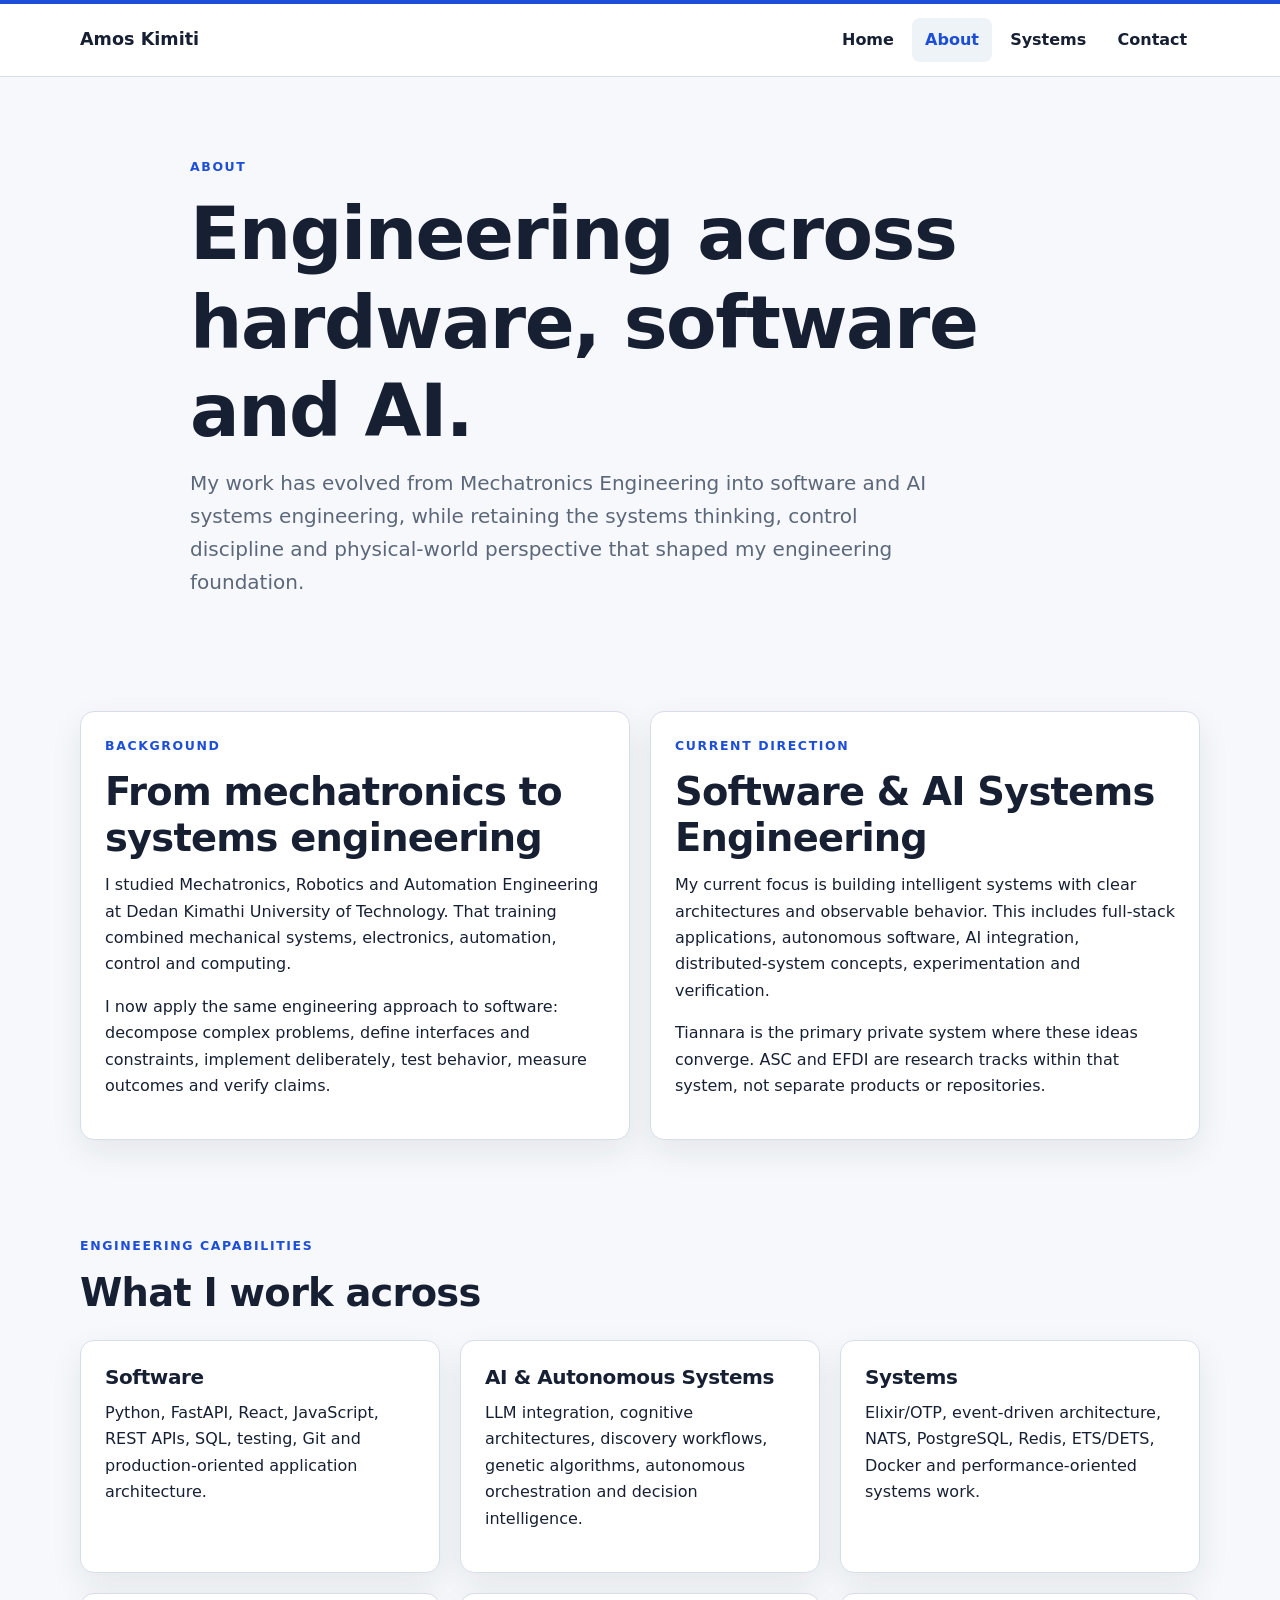
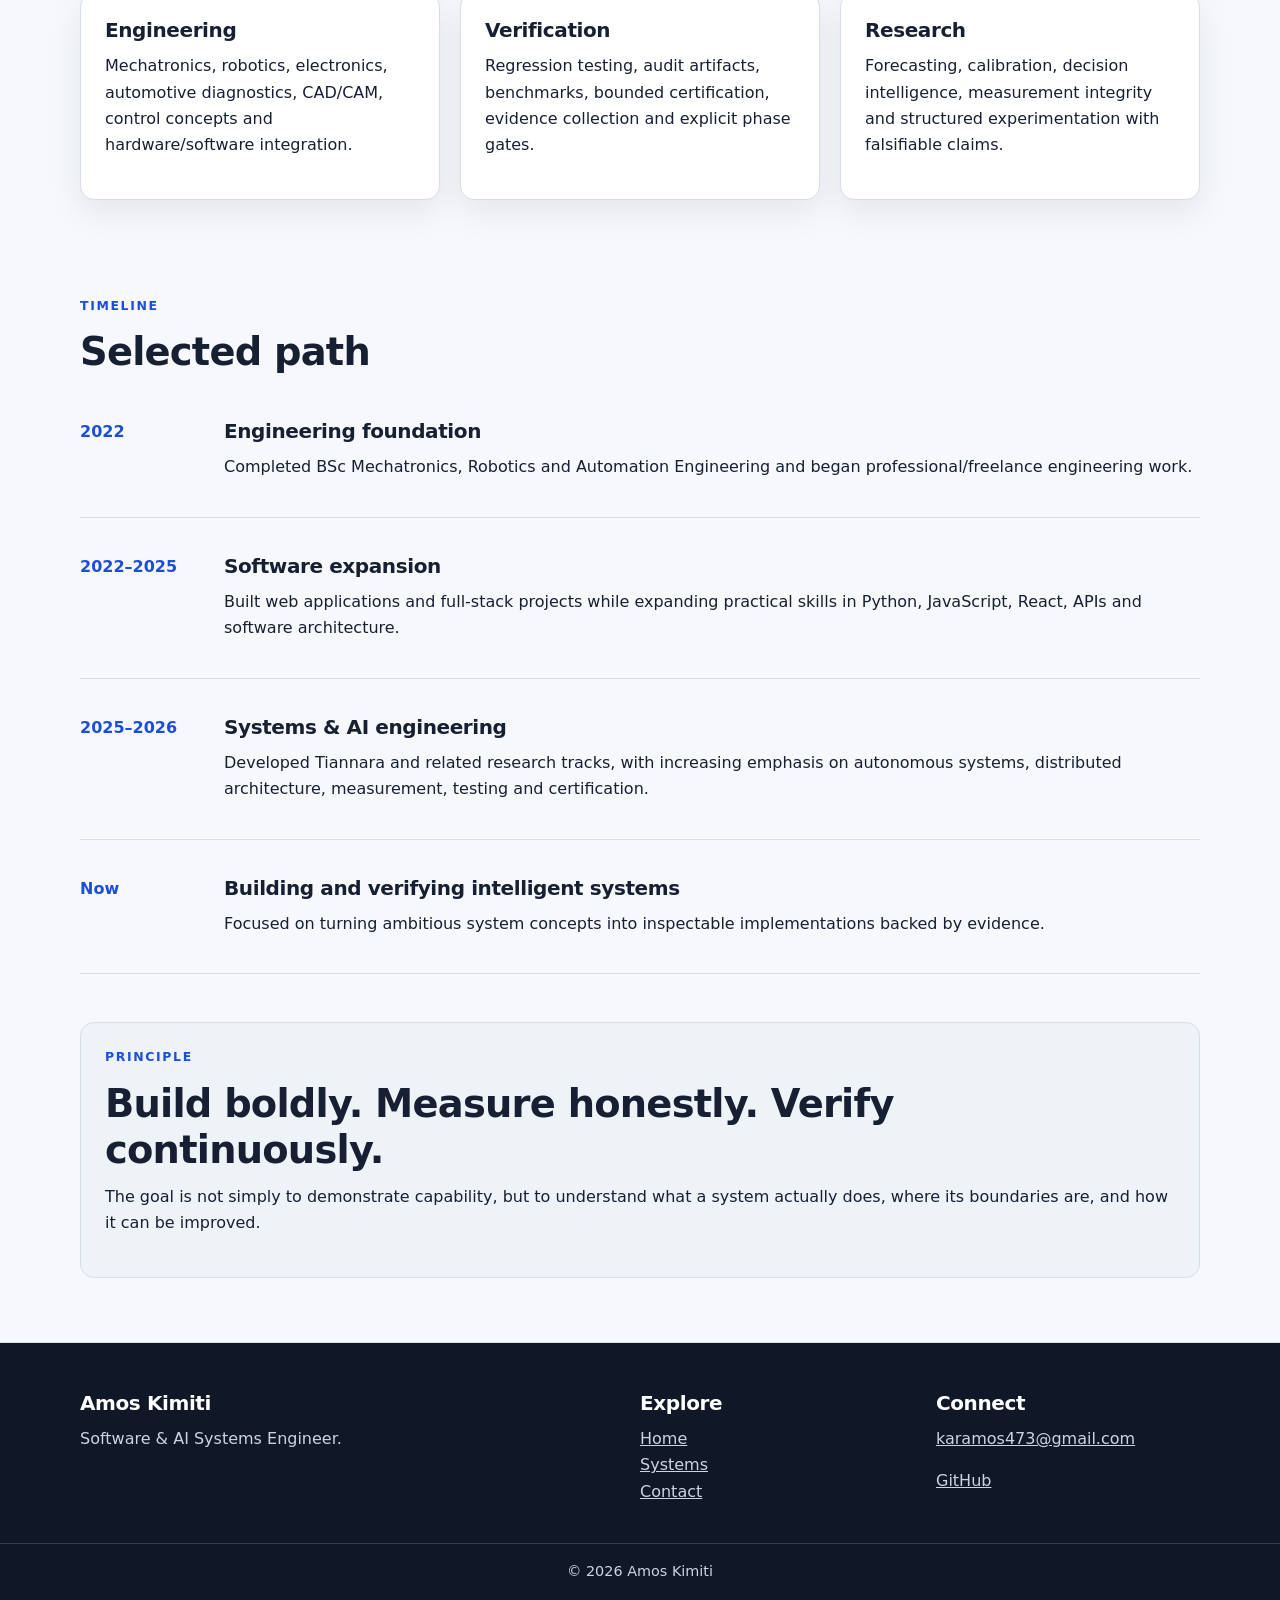
<file: about.html>
<!DOCTYPE html>
<html lang="en">
<head>
  <meta charset="UTF-8">
  <meta name="viewport" content="width=device-width, initial-scale=1.0">
  <meta name="description" content="About Amos Kimiti — Software & AI Systems Engineer with a Mechatronics, Robotics and Automation background.">
  <title>About | Amos Kimiti</title>
  <link rel="stylesheet" href="styles.css">
</head>
<body class="about-page">
  <header class="site-header">
    <nav class="container nav" aria-label="Primary navigation">
      <a href="index.html" class="logo">Amos Kimiti</a>
      <input type="checkbox" id="menu-checkbox" class="menu-checkbox">
      <label for="menu-checkbox" class="menu-toggle" aria-label="Toggle navigation">☰</label>
      <ul class="nav-links"><li><a href="index.html">Home</a></li><li><a href="about.html" aria-current="page">About</a></li><li><a href="projects.html">Systems</a></li><li><a href="contact.html">Contact</a></li></ul>
    </nav>
  </header>

  <main>
    <section class="container page-hero">
      <p class="eyebrow">ABOUT</p>
      <h1>Engineering across hardware, software and AI.</h1>
      <p class="lead">My work has evolved from Mechatronics Engineering into software and AI systems engineering, while retaining the systems thinking, control discipline and physical-world perspective that shaped my engineering foundation.</p>
    </section>

    <section class="container section two-column">
      <article class="card">
        <p class="eyebrow">BACKGROUND</p>
        <h2>From mechatronics to systems engineering</h2>
        <p>I studied Mechatronics, Robotics and Automation Engineering at Dedan Kimathi University of Technology. That training combined mechanical systems, electronics, automation, control and computing.</p>
        <p>I now apply the same engineering approach to software: decompose complex problems, define interfaces and constraints, implement deliberately, test behavior, measure outcomes and verify claims.</p>
      </article>
      <article class="card">
        <p class="eyebrow">CURRENT DIRECTION</p>
        <h2>Software & AI Systems Engineering</h2>
        <p>My current focus is building intelligent systems with clear architectures and observable behavior. This includes full-stack applications, autonomous software, AI integration, distributed-system concepts, experimentation and verification.</p>
        <p>Tiannara is the primary private system where these ideas converge. ASC and EFDI are research tracks within that system, not separate products or repositories.</p>
      </article>
    </section>

    <section class="container section" aria-labelledby="capabilities-title">
      <div class="section-heading"><p class="eyebrow">ENGINEERING CAPABILITIES</p><h2 id="capabilities-title">What I work across</h2></div>
      <div class="grid-3">
        <article class="card"><h3>Software</h3><p>Python, FastAPI, React, JavaScript, REST APIs, SQL, testing, Git and production-oriented application architecture.</p></article>
        <article class="card"><h3>AI & Autonomous Systems</h3><p>LLM integration, cognitive architectures, discovery workflows, genetic algorithms, autonomous orchestration and decision intelligence.</p></article>
        <article class="card"><h3>Systems</h3><p>Elixir/OTP, event-driven architecture, NATS, PostgreSQL, Redis, ETS/DETS, Docker and performance-oriented systems work.</p></article>
        <article class="card"><h3>Engineering</h3><p>Mechatronics, robotics, electronics, automotive diagnostics, CAD/CAM, control concepts and hardware/software integration.</p></article>
        <article class="card"><h3>Verification</h3><p>Regression testing, audit artifacts, benchmarks, bounded certification, evidence collection and explicit phase gates.</p></article>
        <article class="card"><h3>Research</h3><p>Forecasting, calibration, decision intelligence, measurement integrity and structured experimentation with falsifiable claims.</p></article>
      </div>
    </section>

    <section class="container section" aria-labelledby="timeline-title">
      <div class="section-heading"><p class="eyebrow">TIMELINE</p><h2 id="timeline-title">Selected path</h2></div>
      <div class="timeline">
        <article class="timeline-item"><span>2022</span><div><h3>Engineering foundation</h3><p>Completed BSc Mechatronics, Robotics and Automation Engineering and began professional/freelance engineering work.</p></div></article>
        <article class="timeline-item"><span>2022–2025</span><div><h3>Software expansion</h3><p>Built web applications and full-stack projects while expanding practical skills in Python, JavaScript, React, APIs and software architecture.</p></div></article>
        <article class="timeline-item"><span>2025–2026</span><div><h3>Systems & AI engineering</h3><p>Developed Tiannara and related research tracks, with increasing emphasis on autonomous systems, distributed architecture, measurement, testing and certification.</p></div></article>
        <article class="timeline-item"><span>Now</span><div><h3>Building and verifying intelligent systems</h3><p>Focused on turning ambitious system concepts into inspectable implementations backed by evidence.</p></div></article>
      </div>
    </section>

    <section class="container section callout">
      <p class="eyebrow">PRINCIPLE</p>
      <h2>Build boldly. Measure honestly. Verify continuously.</h2>
      <p>The goal is not simply to demonstrate capability, but to understand what a system actually does, where its boundaries are, and how it can be improved.</p>
    </section>
  </main>

  <footer class="site-footer"><div class="container footer-grid"><div><h3>Amos Kimiti</h3><p>Software & AI Systems Engineer.</p></div><div><h3>Explore</h3><ul><li><a href="index.html">Home</a></li><li><a href="projects.html">Systems</a></li><li><a href="contact.html">Contact</a></li></ul></div><div><h3>Connect</h3><p><a href="mailto:karamos473@gmail.com">karamos473@gmail.com</a></p><p><a href="https://github.com/Kimiti4" target="_blank" rel="noopener noreferrer">GitHub</a></p></div></div><p class="footer-bottom">© 2026 Amos Kimiti</p></footer>
</body>
</html>
</file>
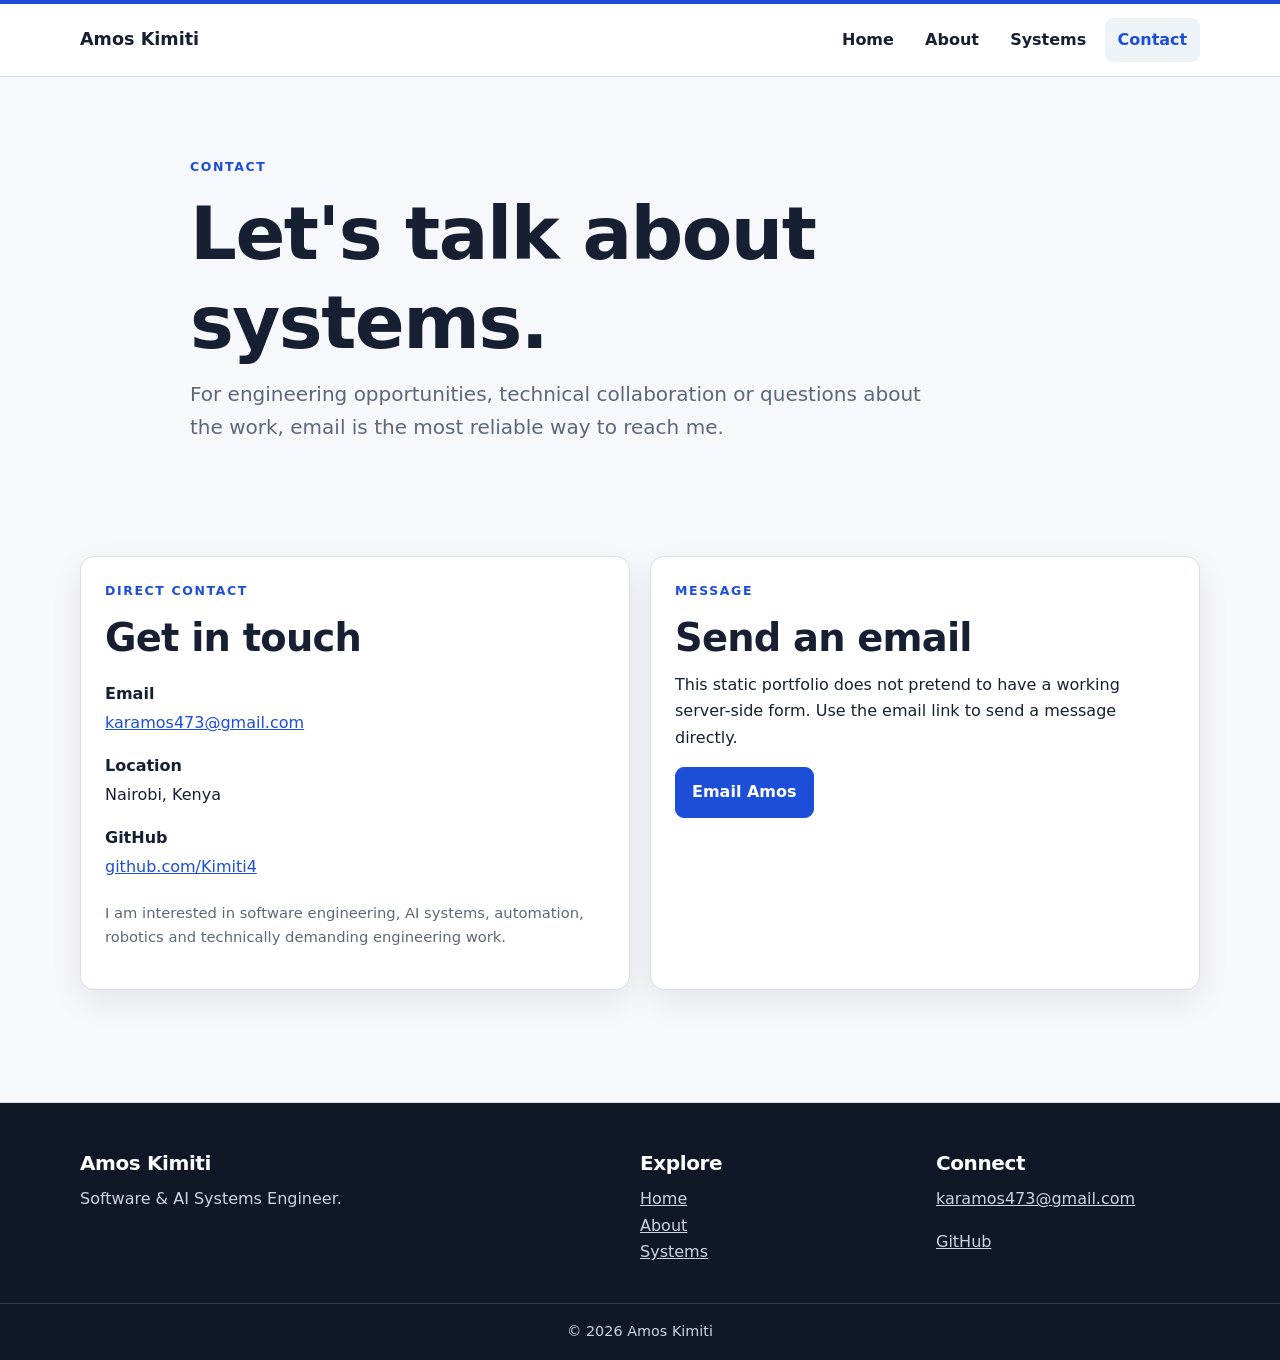
<file: contact.html>
<!DOCTYPE html>
<html lang="en">
<head>
  <meta charset="UTF-8">
  <meta name="viewport" content="width=device-width, initial-scale=1.0">
  <meta name="description" content="Contact Amos Kimiti, Software & AI Systems Engineer.">
  <title>Contact | Amos Kimiti</title>
  <link rel="stylesheet" href="styles.css">
</head>
<body class="contact-page">
  <header class="site-header"><nav class="container nav" aria-label="Primary navigation"><a href="index.html" class="logo">Amos Kimiti</a><input type="checkbox" id="menu-checkbox" class="menu-checkbox"><label for="menu-checkbox" class="menu-toggle" aria-label="Toggle navigation">☰</label><ul class="nav-links"><li><a href="index.html">Home</a></li><li><a href="about.html">About</a></li><li><a href="projects.html">Systems</a></li><li><a href="contact.html" aria-current="page">Contact</a></li></ul></nav></header>
  <main>
    <section class="container page-hero"><p class="eyebrow">CONTACT</p><h1>Let's talk about systems.</h1><p class="lead">For engineering opportunities, technical collaboration or questions about the work, email is the most reliable way to reach me.</p></section>
    <section class="container section contact-layout">
      <article class="card contact-card">
        <p class="eyebrow">DIRECT CONTACT</p><h2>Get in touch</h2>
        <ul class="contact-list"><li><strong>Email</strong><a href="mailto:karamos473@gmail.com">karamos473@gmail.com</a></li><li><strong>Location</strong><span>Nairobi, Kenya</span></li><li><strong>GitHub</strong><a href="https://github.com/Kimiti4" target="_blank" rel="noopener noreferrer">github.com/Kimiti4</a></li></ul>
        <p class="muted">I am interested in software engineering, AI systems, automation, robotics and technically demanding engineering work.</p>
      </article>
      <article class="card">
        <p class="eyebrow">MESSAGE</p><h2>Send an email</h2>
        <p>This static portfolio does not pretend to have a working server-side form. Use the email link to send a message directly.</p>
        <a href="mailto:karamos473@gmail.com?subject=Portfolio%20contact" class="btn">Email Amos</a>
      </article>
    </section>
  </main>
  <footer class="site-footer"><div class="container footer-grid"><div><h3>Amos Kimiti</h3><p>Software & AI Systems Engineer.</p></div><div><h3>Explore</h3><ul><li><a href="index.html">Home</a></li><li><a href="about.html">About</a></li><li><a href="projects.html">Systems</a></li></ul></div><div><h3>Connect</h3><p><a href="mailto:karamos473@gmail.com">karamos473@gmail.com</a></p><p><a href="https://github.com/Kimiti4" target="_blank" rel="noopener noreferrer">GitHub</a></p></div></div><p class="footer-bottom">© 2026 Amos Kimiti</p></footer>
</body>
</html>
</file>
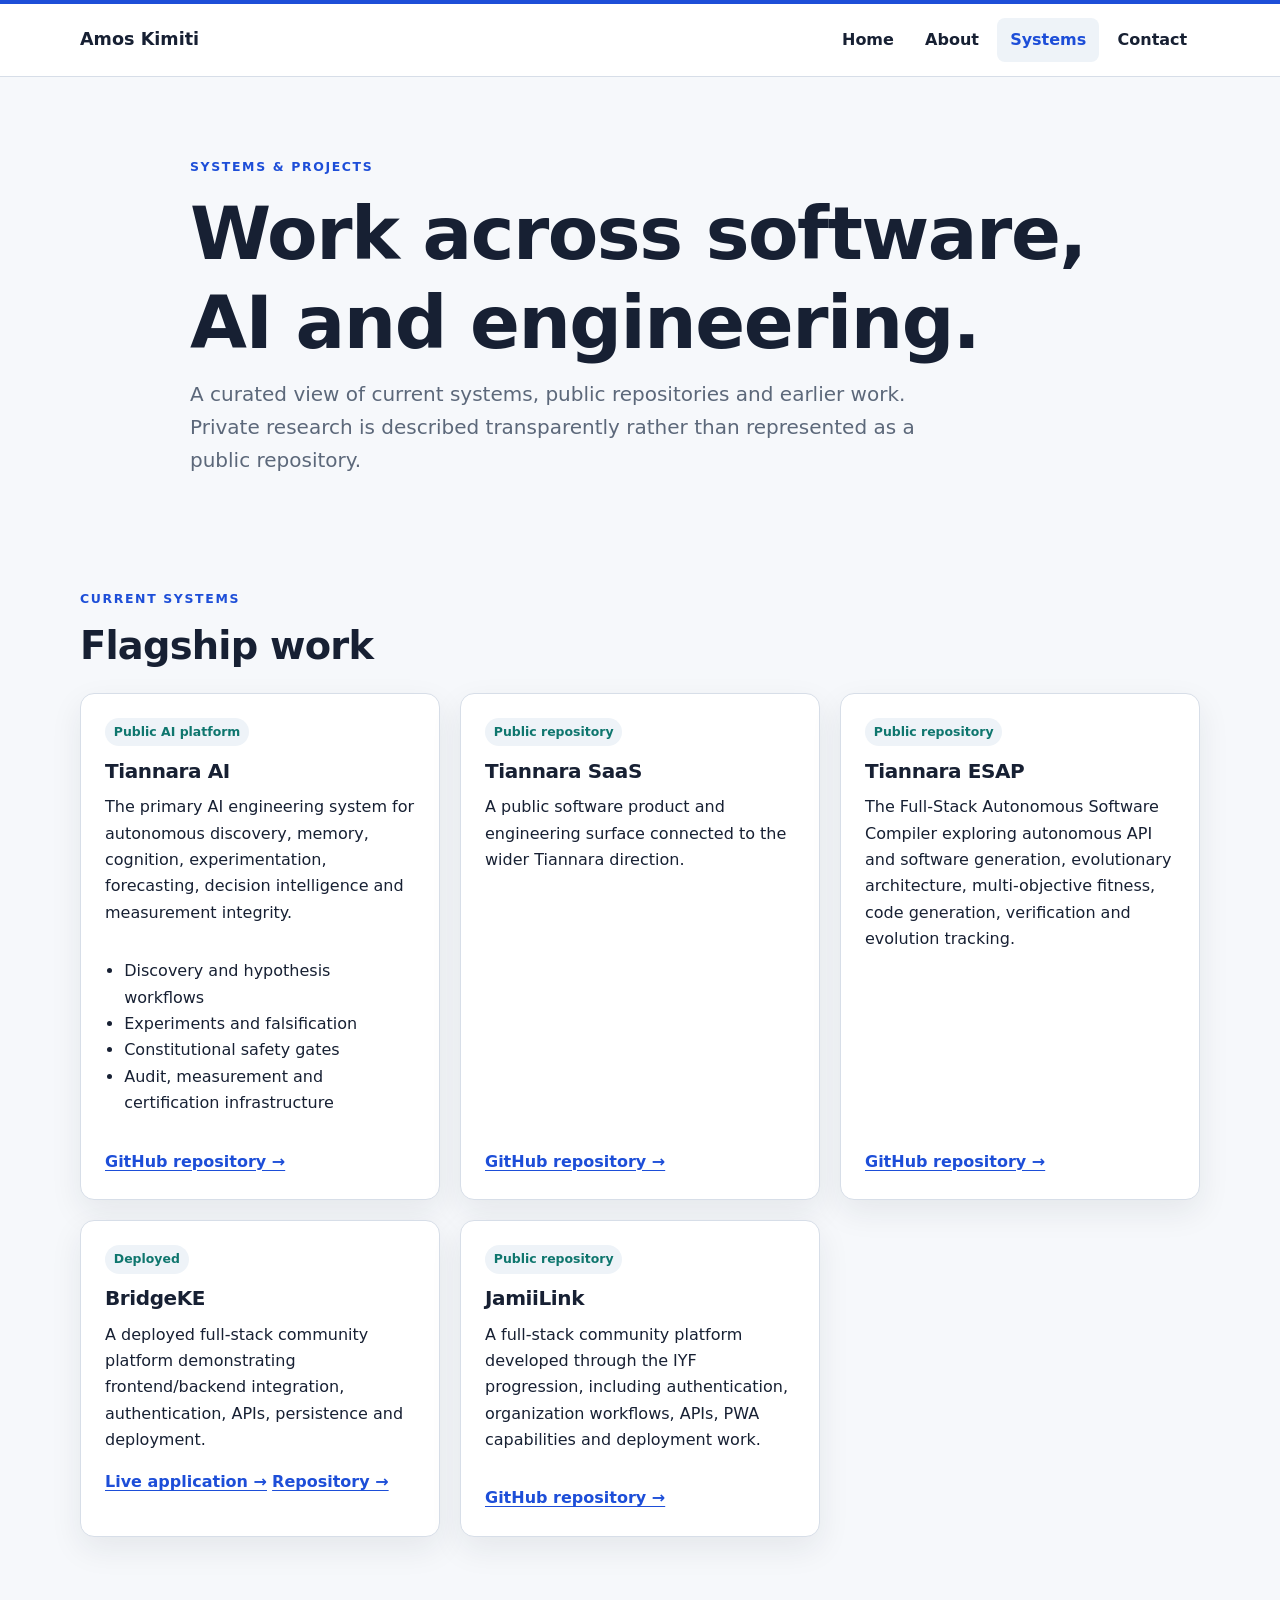
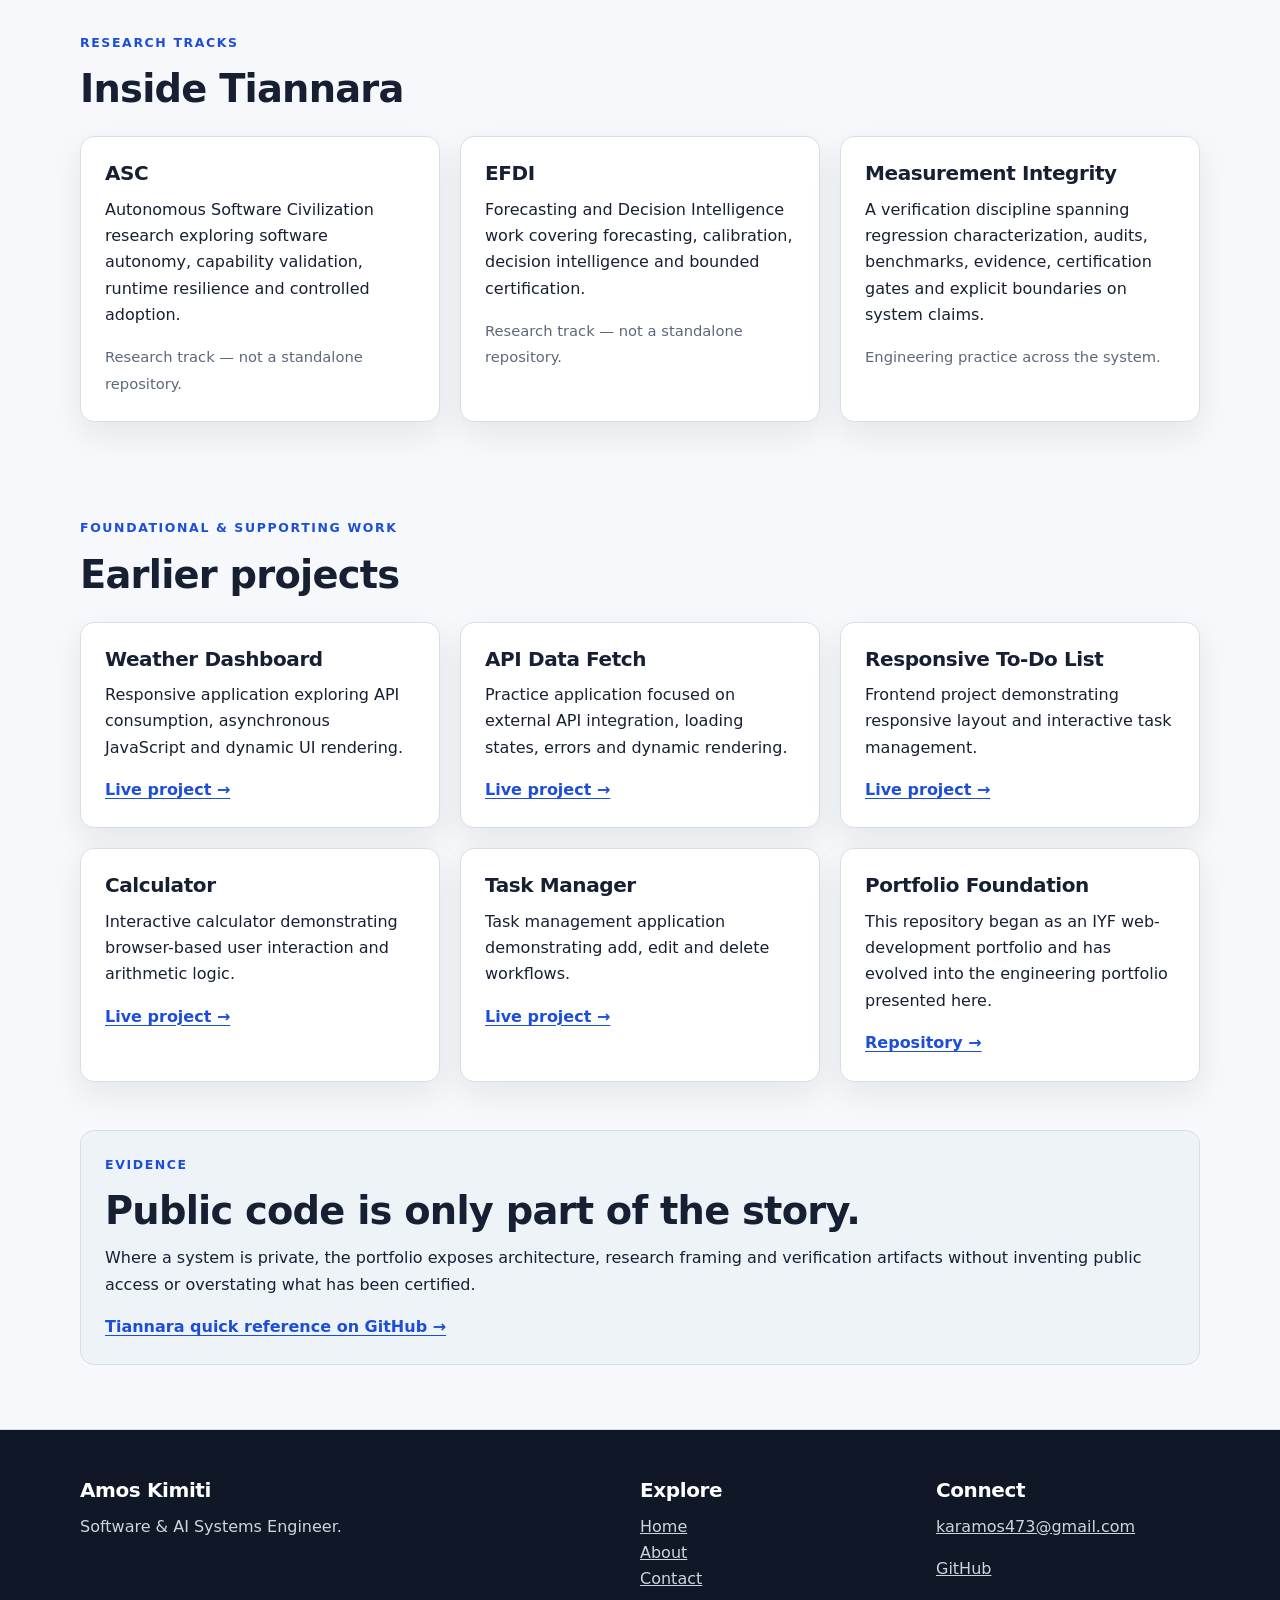
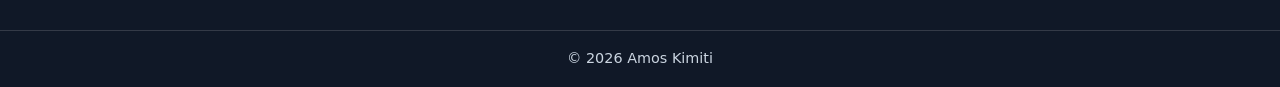
<file: projects.html>
<!DOCTYPE html>
<html lang="en">
<head>
  <meta charset="UTF-8">
  <meta name="viewport" content="width=device-width, initial-scale=1.0">
  <meta name="description" content="Selected systems and engineering projects by Amos Kimiti.">
  <title>Systems & Projects | Amos Kimiti</title>
  <link rel="stylesheet" href="styles.css">
</head>
<body class="projects-page">
  <header class="site-header"><nav class="container nav" aria-label="Primary navigation"><a href="index.html" class="logo">Amos Kimiti</a><input type="checkbox" id="menu-checkbox" class="menu-checkbox"><label for="menu-checkbox" class="menu-toggle" aria-label="Toggle navigation">☰</label><ul class="nav-links"><li><a href="index.html">Home</a></li><li><a href="about.html">About</a></li><li><a href="projects.html" aria-current="page">Systems</a></li><li><a href="contact.html">Contact</a></li></ul></nav></header>

  <main>
    <section class="container page-hero"><p class="eyebrow">SYSTEMS & PROJECTS</p><h1>Work across software, AI and engineering.</h1><p class="lead">A curated view of current systems, public repositories and earlier work. Private research is described transparently rather than represented as a public repository.</p></section>

    <section class="container section" aria-labelledby="current-title">
      <div class="section-heading"><p class="eyebrow">CURRENT SYSTEMS</p><h2 id="current-title">Flagship work</h2></div>
      <div class="projects-grid">
        <article class="card project-card"><span class="status public">Public AI platform</span><h3>Tiannara AI</h3><p>The primary AI engineering system for autonomous discovery, memory, cognition, experimentation, forecasting, decision intelligence and measurement integrity.</p><ul><li>Discovery and hypothesis workflows</li><li>Experiments and falsification</li><li>Constitutional safety gates</li><li>Audit, measurement and certification infrastructure</li></ul><a href="https://github.com/Kimiti4/Tiannara" target="_blank" rel="noopener noreferrer" class="text-link">GitHub repository →</a></article>
        <article class="card project-card"><span class="status public">Public repository</span><h3>Tiannara SaaS</h3><p>A public software product and engineering surface connected to the wider Tiannara direction.</p><a href="https://github.com/Kimiti4/Tiannara-SaaS" target="_blank" rel="noopener noreferrer" class="text-link">GitHub repository →</a></article>
        <article class="card project-card"><span class="status public">Public repository</span><h3>Tiannara ESAP</h3><p>The Full-Stack Autonomous Software Compiler exploring autonomous API and software generation, evolutionary architecture, multi-objective fitness, code generation, verification and evolution tracking.</p><a href="https://github.com/Kimiti4/autonomous-API-Gen" target="_blank" rel="noopener noreferrer" class="text-link">GitHub repository →</a></article>
        <article class="card project-card"><span class="status public">Deployed</span><h3>BridgeKE</h3><p>A deployed full-stack community platform demonstrating frontend/backend integration, authentication, APIs, persistence and deployment.</p><div class="card-links"><a href="https://iyf-s10-week-12-mshi-dev15.vercel.app/" target="_blank" rel="noopener noreferrer" class="text-link">Live application →</a> <a href="https://github.com/Kimiti4/iyf-s10-week-12-Kimiti4" target="_blank" rel="noopener noreferrer" class="text-link">Repository →</a></div></article>
        <article class="card project-card"><span class="status public">Public repository</span><h3>JamiiLink</h3><p>A full-stack community platform developed through the IYF progression, including authentication, organization workflows, APIs, PWA capabilities and deployment work.</p><a href="https://github.com/Kimiti4/iyf-s10-week-12-Kimiti4" target="_blank" rel="noopener noreferrer" class="text-link">GitHub repository →</a></article>
      </div>
    </section>

    <section class="container section" aria-labelledby="research-title"><div class="section-heading"><p class="eyebrow">RESEARCH TRACKS</p><h2 id="research-title">Inside Tiannara</h2></div><div class="grid-3"><article class="card"><h3>ASC</h3><p>Autonomous Software Civilization research exploring software autonomy, capability validation, runtime resilience and controlled adoption.</p><span class="muted">Research track — not a standalone repository.</span></article><article class="card"><h3>EFDI</h3><p>Forecasting and Decision Intelligence work covering forecasting, calibration, decision intelligence and bounded certification.</p><span class="muted">Research track — not a standalone repository.</span></article><article class="card"><h3>Measurement Integrity</h3><p>A verification discipline spanning regression characterization, audits, benchmarks, evidence, certification gates and explicit boundaries on system claims.</p><span class="muted">Engineering practice across the system.</span></article></div></section>

    <section class="container section" aria-labelledby="foundations-title"><div class="section-heading"><p class="eyebrow">FOUNDATIONAL & SUPPORTING WORK</p><h2 id="foundations-title">Earlier projects</h2></div><div class="projects-grid compact-grid">
      <article class="card"><h3>Weather Dashboard</h3><p>Responsive application exploring API consumption, asynchronous JavaScript and dynamic UI rendering.</p><a href="https://kimiti4.github.io/iyf-s10-week-06-Kimiti4/" target="_blank" rel="noopener noreferrer" class="text-link">Live project →</a></article>
      <article class="card"><h3>API Data Fetch</h3><p>Practice application focused on external API integration, loading states, errors and dynamic rendering.</p><a href="https://kimiti4.github.io/iyf-s10-week-06-Kimiti4/API-Data.html" target="_blank" rel="noopener noreferrer" class="text-link">Live project →</a></article>
      <article class="card"><h3>Responsive To-Do List</h3><p>Frontend project demonstrating responsive layout and interactive task management.</p><a href="https://kimiti4.github.io/To-Do-List/" target="_blank" rel="noopener noreferrer" class="text-link">Live project →</a></article>
      <article class="card"><h3>Calculator</h3><p>Interactive calculator demonstrating browser-based user interaction and arithmetic logic.</p><a href="https://kimiti4.github.io/Calculator/" target="_blank" rel="noopener noreferrer" class="text-link">Live project →</a></article>
      <article class="card"><h3>Task Manager</h3><p>Task management application demonstrating add, edit and delete workflows.</p><a href="https://kimiti4.github.io/Task-List/" target="_blank" rel="noopener noreferrer" class="text-link">Live project →</a></article>
      <article class="card"><h3>Portfolio Foundation</h3><p>This repository began as an IYF web-development portfolio and has evolved into the engineering portfolio presented here.</p><a href="https://github.com/Kimiti4/Portfolio" target="_blank" rel="noopener noreferrer" class="text-link">Repository →</a></article>
    </div></section>

    <section class="container section callout"><p class="eyebrow">EVIDENCE</p><h2>Public code is only part of the story.</h2><p>Where a system is private, the portfolio exposes architecture, research framing and verification artifacts without inventing public access or overstating what has been certified.</p><a href="https://github.com/Kimiti4/Portfolio/blob/main/TIANNARA_QUICK_REFERENCE.md" target="_blank" rel="noopener noreferrer" class="text-link">Tiannara quick reference on GitHub →</a></section>
  </main>

  <footer class="site-footer"><div class="container footer-grid"><div><h3>Amos Kimiti</h3><p>Software & AI Systems Engineer.</p></div><div><h3>Explore</h3><ul><li><a href="index.html">Home</a></li><li><a href="about.html">About</a></li><li><a href="contact.html">Contact</a></li></ul></div><div><h3>Connect</h3><p><a href="mailto:karamos473@gmail.com">karamos473@gmail.com</a></p><p><a href="https://github.com/Kimiti4" target="_blank" rel="noopener noreferrer">GitHub</a></p></div></div><p class="footer-bottom">© 2026 Amos Kimiti</p></footer>
</body>
</html>
</file>
<file: styles.css>
:root {
  --bg: #f6f8fb;
  --surface: #ffffff;
  --surface-alt: #eef3f8;
  --text: #172033;
  --muted: #5c687a;
  --primary: #1d4ed8;
  --primary-dark: #163ca5;
  --accent: #0f766e;
  --border: #d7dee8;
  --shadow: 0 12px 32px rgba(23, 32, 51, 0.08);
  --radius: 14px;
  --max-width: 1120px;
}

*, *::before, *::after { box-sizing: border-box; }
html { scroll-behavior: smooth; }
body { margin: 0; font-family: Inter, ui-sans-serif, system-ui, -apple-system, BlinkMacSystemFont, "Segoe UI", sans-serif; color: var(--text); background: var(--bg); line-height: 1.65; }
body::before { content: ""; display: block; height: 4px; background: var(--primary); }
img { max-width: 100%; height: auto; display: block; }
a { color: var(--primary); }
a:hover { color: var(--primary-dark); }
a:focus-visible, button:focus-visible, input:focus-visible, textarea:focus-visible, select:focus-visible { outline: 3px solid rgba(29, 78, 216, 0.3); outline-offset: 3px; }
h1, h2, h3 { margin: 0 0 0.7rem; line-height: 1.2; letter-spacing: -0.02em; }
h1 { font-size: clamp(2.4rem, 6vw, 4.6rem); }
h2 { font-size: clamp(1.8rem, 3vw, 2.6rem); }
h3 { font-size: 1.25rem; }
p { margin: 0 0 1rem; }
ul { padding-left: 1.2rem; }

.container { width: min(var(--max-width), calc(100% - 2rem)); margin-inline: auto; }
.site-header { background: rgba(255,255,255,0.96); border-bottom: 1px solid var(--border); position: sticky; top: 0; z-index: 20; }
.nav { min-height: 72px; display: flex; align-items: center; justify-content: space-between; gap: 1rem; }
.logo { color: var(--text); font-weight: 800; font-size: 1.1rem; text-decoration: none; }
.nav-links { list-style: none; display: flex; align-items: center; gap: 0.35rem; margin: 0; padding: 0; }
.nav-links a { display: block; color: var(--text); text-decoration: none; padding: 0.55rem 0.8rem; border-radius: 8px; font-weight: 600; }
.nav-links a:hover, .nav-links a[aria-current="page"] { background: var(--surface-alt); color: var(--primary); }
.menu-checkbox { position: absolute; opacity: 0; pointer-events: none; }
.menu-toggle { display: none; cursor: pointer; font-size: 1.5rem; padding: 0.3rem 0.5rem; }

.hero { min-height: 560px; display: grid; grid-template-columns: minmax(0, 1.4fr) minmax(220px, 0.6fr); align-items: center; gap: 4rem; padding-block: 5rem; }
.hero-text { max-width: 760px; }
.hero-image { justify-self: end; }
.hero-image img { width: 280px; aspect-ratio: 1; object-fit: cover; border-radius: 24px; box-shadow: var(--shadow); }
.page-hero { padding-block: 5rem 3rem; max-width: 900px; }
.eyebrow { color: var(--primary); font-size: 0.78rem; font-weight: 800; letter-spacing: 0.13em; text-transform: uppercase; margin-bottom: 0.8rem; }
.lead { color: var(--muted); font-size: clamp(1.05rem, 2vw, 1.25rem); max-width: 760px; }
.actions { display: flex; flex-wrap: wrap; gap: 0.75rem; margin-top: 1.5rem; }

.section { padding-block: 3rem; }
.section-heading { margin-bottom: 1.5rem; }
.projects-grid, .grid-3 { display: grid; grid-template-columns: repeat(3, minmax(0, 1fr)); gap: 1.25rem; }
.two-column, .contact-layout { display: grid; grid-template-columns: repeat(2, minmax(0, 1fr)); gap: 1.25rem; }
.card, .feature-card, .callout { background: var(--surface); border: 1px solid var(--border); border-radius: var(--radius); box-shadow: var(--shadow); padding: 1.5rem; }
.card { height: 100%; }
.card:hover { transform: translateY(-2px); }
.project-card { display: flex; flex-direction: column; }
.project-card .text-link { margin-top: auto; padding-top: 1rem; }
.feature-card { border-left: 4px solid var(--primary); }
.callout { background: var(--surface-alt); box-shadow: none; }
.tag, .status { display: inline-flex; width: fit-content; align-items: center; padding: 0.25rem 0.55rem; border-radius: 999px; background: var(--surface-alt); color: var(--primary-dark); font-size: 0.78rem; font-weight: 700; margin-bottom: 0.8rem; }
.status.public { color: var(--accent); }
.muted { color: var(--muted); font-size: 0.92rem; }
.feature-list { margin-bottom: 1rem; }
.text-link { font-weight: 700; text-decoration-thickness: 1px; text-underline-offset: 3px; }

.btn { display: inline-flex; align-items: center; justify-content: center; min-height: 46px; padding: 0.7rem 1rem; border: 1px solid var(--primary); border-radius: 9px; background: var(--primary); color: #fff; text-decoration: none; font-weight: 700; cursor: pointer; }
.btn:hover { background: var(--primary-dark); color: #fff; }
.btn-secondary { background: transparent; color: var(--primary); }
.btn-secondary:hover { color: #fff; }

.timeline { display: grid; gap: 1rem; }
.timeline-item { display: grid; grid-template-columns: 120px 1fr; gap: 1.5rem; padding: 1.25rem 0; border-bottom: 1px solid var(--border); }
.timeline-item > span { color: var(--primary); font-weight: 800; }
.contact-list { list-style: none; padding: 0; margin: 1.25rem 0; display: grid; gap: 1rem; }
.contact-list li { display: grid; gap: 0.2rem; }
.contact-list a { width: fit-content; }

.site-footer { margin-top: 4rem; padding: 3rem 0 1rem; border-top: 1px solid var(--border); background: #101827; color: #e7edf6; }
.site-footer h3 { color: #fff; }
.site-footer a { color: #cbd5e1; }
.site-footer p { color: #cbd5e1; }
.footer-grid { display: grid; grid-template-columns: 2fr 1fr 1fr; gap: 2rem; }
.footer-grid ul { list-style: none; padding: 0; margin: 0; }
.footer-bottom { text-align: center; margin: 2rem 0 0; padding-top: 1rem; border-top: 1px solid rgba(255,255,255,0.15); font-size: 0.9rem; }

form { background: var(--surface); border: 1px solid var(--border); border-radius: var(--radius); padding: 1.5rem; }
fieldset { border: 1px solid var(--border); border-radius: 10px; padding: 1rem; margin: 0 0 1rem; }
legend { font-weight: 800; padding-inline: 0.4rem; }
.row { display: grid; grid-template-columns: repeat(2, minmax(0, 1fr)); gap: 1rem; margin-bottom: 1rem; }
label { display: block; font-weight: 700; margin-bottom: 0.35rem; }
input, textarea, select { width: 100%; padding: 0.75rem; border: 1px solid var(--border); border-radius: 8px; background: #fff; color: var(--text); font: inherit; }
textarea { min-height: 160px; resize: vertical; }
.inline { display: flex; align-items: center; gap: 0.5rem; margin-top: 1rem; }
.inline input { width: auto; }
.hint { color: var(--muted); font-size: 0.9rem; }

@media (max-width: 800px) {
  .hero { grid-template-columns: 1fr; gap: 2rem; min-height: auto; padding-block: 3.5rem; }
  .hero-image { justify-self: start; }
  .hero-image img { width: 220px; }
  .projects-grid, .grid-3 { grid-template-columns: repeat(2, minmax(0, 1fr)); }
  .two-column, .contact-layout { grid-template-columns: 1fr; }
}

@media (max-width: 640px) {
  .container { width: min(var(--max-width), calc(100% - 1.25rem)); }
  .nav { min-height: 64px; }
  .menu-toggle { display: block; }
  .nav-links { display: none; position: absolute; top: 64px; left: 0; right: 0; flex-direction: column; align-items: stretch; padding: 0.75rem; background: #fff; border-bottom: 1px solid var(--border); box-shadow: var(--shadow); }
  .nav-links a { padding: 0.8rem; }
  .menu-checkbox:checked ~ .nav-links { display: flex; }
  .page-hero { padding-block: 3.5rem 2rem; }
  .section { padding-block: 2rem; }
  .projects-grid, .grid-3, .row, .footer-grid { grid-template-columns: 1fr; }
  .timeline-item { grid-template-columns: 1fr; gap: 0.35rem; }
  .actions { flex-direction: column; align-items: stretch; }
  .btn { width: 100%; }
}

@media (prefers-reduced-motion: reduce) {
  html { scroll-behavior: auto; }
  *, *::before, *::after { transition-duration: 0.01ms !important; animation-duration: 0.01ms !important; }
}
</file>
